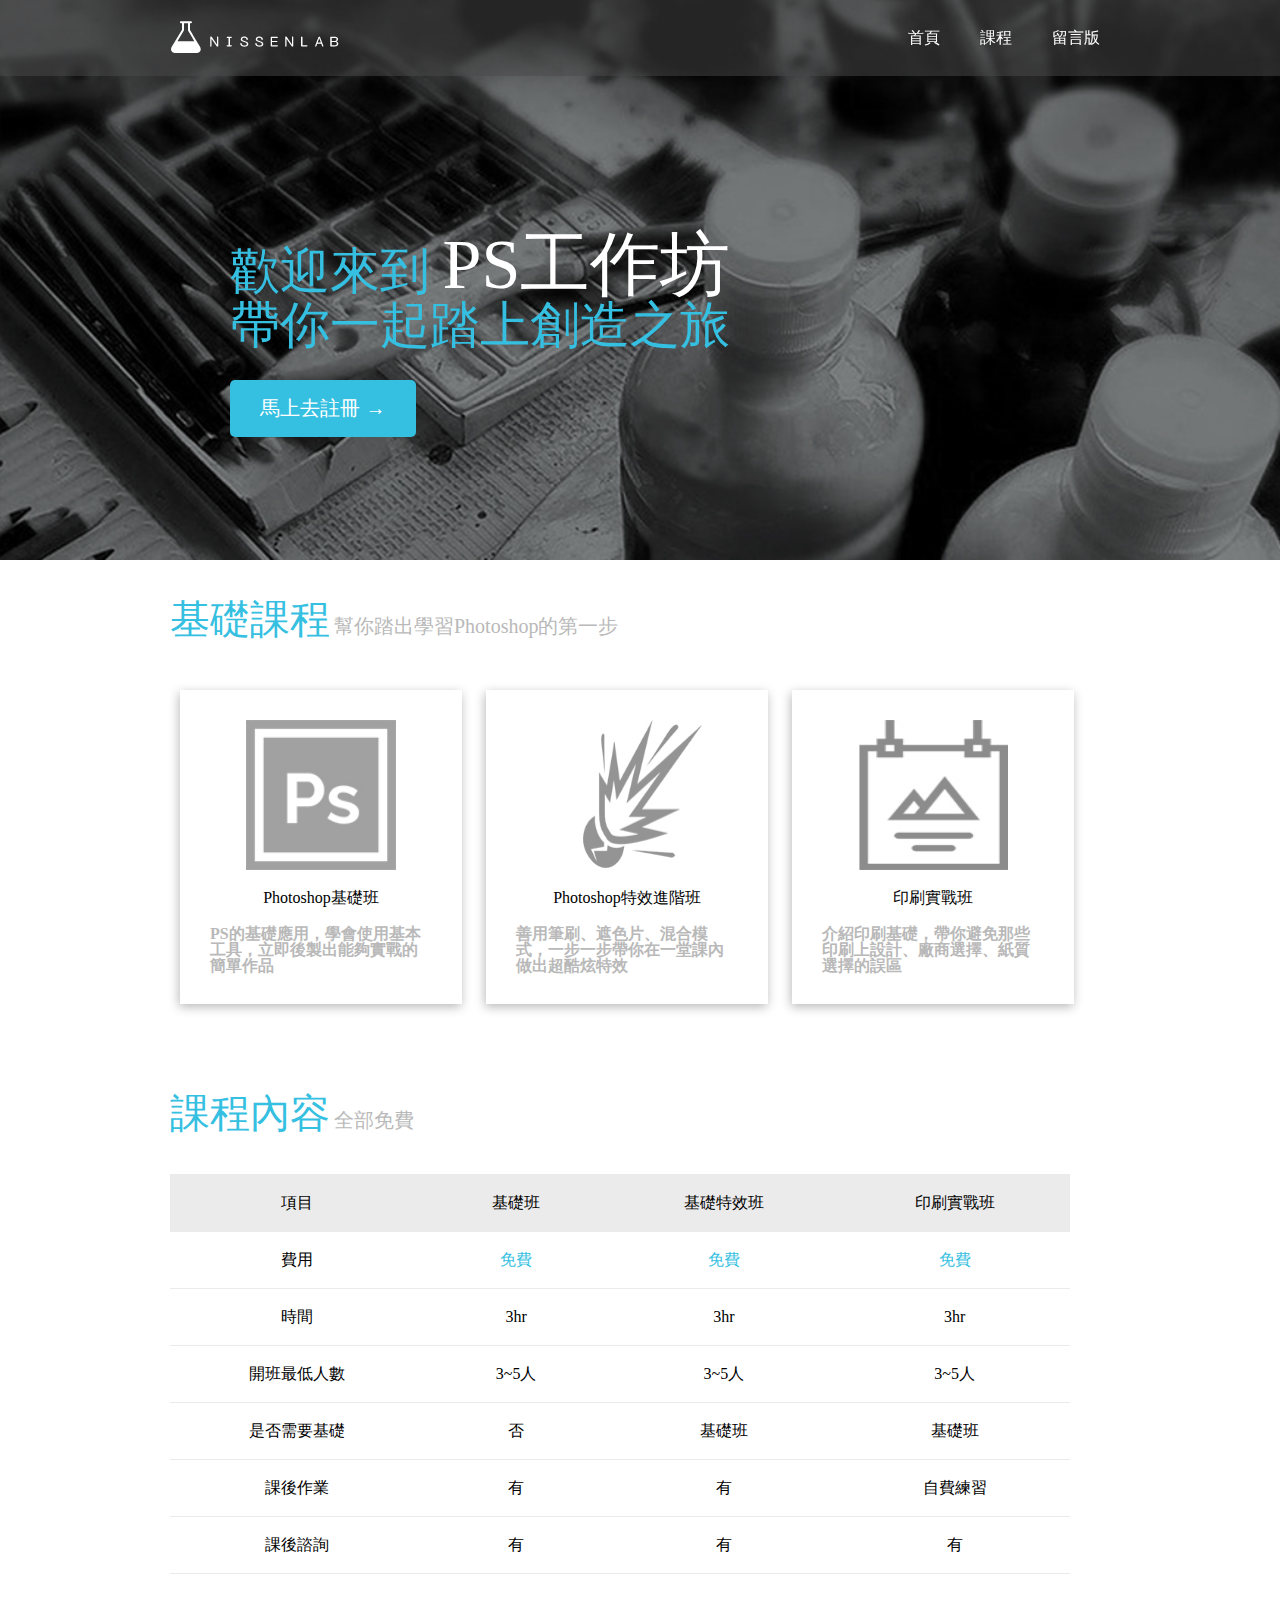
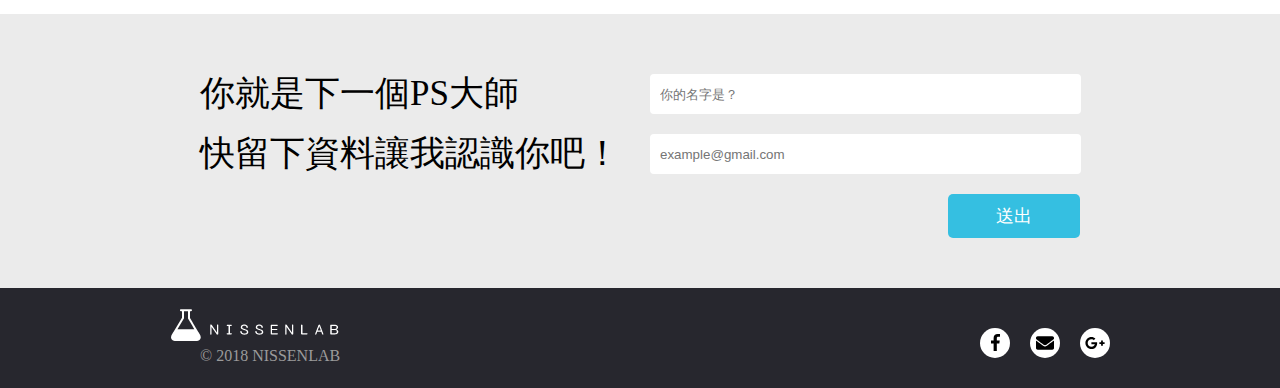
<file: index.html>
<!DOCTYPE html>
<html lang="en">

<head>
    <meta charset="UTF-8">
    <meta name="viewport" content="width=device-width, initial-scale=1.0">
    <meta http-equiv="X-UA-Compatible" content="ie=edge">
    <link rel="stylesheet" href="./reset.css">
    <link rel="stylesheet" href="./style.css">
    <title>NissenLab：PS工作坊</title>
</head>

<body>
    <!-- 表頭開始 -->
    <div class="navbar-container">
        <div class="navbar">
            <div class="navbar-logo">
                <div>
                    <h1>
                        <a href="">NISSENLAB</a>
                    </h1>
                </div>
            </div>
            <ul>
                <li>
                    <a href="">留言版</a>
                </li>
                <li>
                    <a href="">課程</a>
                </li>
                <li>
                    <a href="">首頁</a>
                </li>
                <div class="floatfix"></div>
            </ul>

        </div>
    </div>
    <!-- 表頭結束 -->
    <!-- banner開始 -->
    <div class="header-container  ">
        <div class="header">
            <span class="text-blue">歡迎來到</span>
            <span class="text-title">PS工作坊</span>
            <br>
            <span class="text-blue">帶你一起踏上創造之旅</span>
            <br>
            <button class="header-button">
                <a href="">馬上去註冊 →</a>
            </button>
        </div>

    </div>
    <!-- banner結束 -->

    <div class="content-container">
        <div class="content ">
            <span class="text-blue text-h1">基礎課程</span>
            <span class="text-h2">幫你踏出學習Photoshop的第一步</span>
            <div class="box">
                <ul>
                    <li>
                        <div class="content_class1"></div>
                        <p class="box-title">Photoshop基礎班</p>
                        <p class="box-content">PS的基礎應用，學會使用基本工具，立即後製出能夠實戰的簡單作品</p>
                    </li>
                    <li>
                        <div class="content_class2"></div>
                        <p class="box-title">Photoshop特效進階班</p>
                        <p class="box-content">善用筆刷、遮色片、混合模式，一步一步帶你在一堂課內做出超酷炫特效</p>
                    </li>
                    <li>
                        <div class="content_class3"></div>
                        <p class="box-title">印刷實戰班</p>
                        <p class="box-content">介紹印刷基礎，帶你避免那些印刷上設計、廠商選擇、紙質選擇的誤區</p>
                    </li>
                </ul>
            </div>

        </div>
        <div class="content">
            <span class="text-blue text-h1">課程內容</span>
            <span class="text-h2">全部免費</span>
            <div class="content-table">
                <table>
                    <tr>
                        <th>項目</th>
                        <th>基礎班</th>
                        <th>基礎特效班</th>
                        <th>印刷實戰班</th>

                    </tr>
                    <tr>
                        <td>費用</td>
                        <td class="text-blue">免費</td>
                        <td class="text-blue">免費</td>
                        <td class="text-blue">免費</td>
                    </tr>
                    <tr>
                        <td>時間</td>
                        <td>3hr</td>
                        <td>3hr</td>
                        <td>3hr</td>
                    </tr>
                    <tr>
                        <td>開班最低人數</td>
                        <td>3~5人</td>
                        <td>3~5人</td>
                        <td>3~5人</td>
                    </tr>
                    <tr>
                        <td>是否需要基礎</td>
                        <td>否</td>
                        <td>基礎班</td>
                        <td>基礎班</td>
                    </tr>
                    <tr>
                        <td>課後作業</td>
                        <td>有</td>
                        <td>有</td>
                        <td>自費練習</td>
                    </tr>
                    <tr>
                        <td>課後諮詢</td>
                        <td>有</td>
                        <td>有</td>
                        <td>有</td>
                    </tr>

                </table>
            </div>

        </div>
    </div>
    <div class="content-leaveinfo-container">
        <div class="content-leaveinfo">
            <div class="content-leaveinfo-box">
                <p>你就是下一個PS大師</p>
                <p>快留下資料讓我認識你吧！</p>
            </div>
            <div class="content-leaveinfo-box">
                <form action="">
                    <input class="content-leaveinfo-box-info" type="text" placeholder="你的名字是？">
                    <br>
                    <input class="content-leaveinfo-box-info" type="text" placeholder="example@gmail.com">
                    <input class="content-leaveinfo-box-subbutton" type="submit" value="送出">
                    <div class="floatfix"></div>
                </form>
            </div>
            <div class="floatfix"></div>
        </div>
    </div>
    </div>
    <!-- 表尾開始 -->

    <div class="footer-container">
        <div class="footer">
            <div class="logo">
                <a href=""></a>
            </div>
            <p>&copy; 2018 NISSENLAB
            </p>
            <ul class="footer-connect-icon">
                <li>
                    <a href="" class="footer-google-logo">

                    </a>
                </li>
                <li>
                    <a href="" class="footer-mail-logo">

                    </a>
                </li>
                <li>
                    <a href="" class="footer-facebook-logo">
                    </a>
                </li>
                <div class="floatfix"></div>
            </ul>
        </div>
    </div>
    <!-- 表尾結束-->
</body>

</html>
</file>
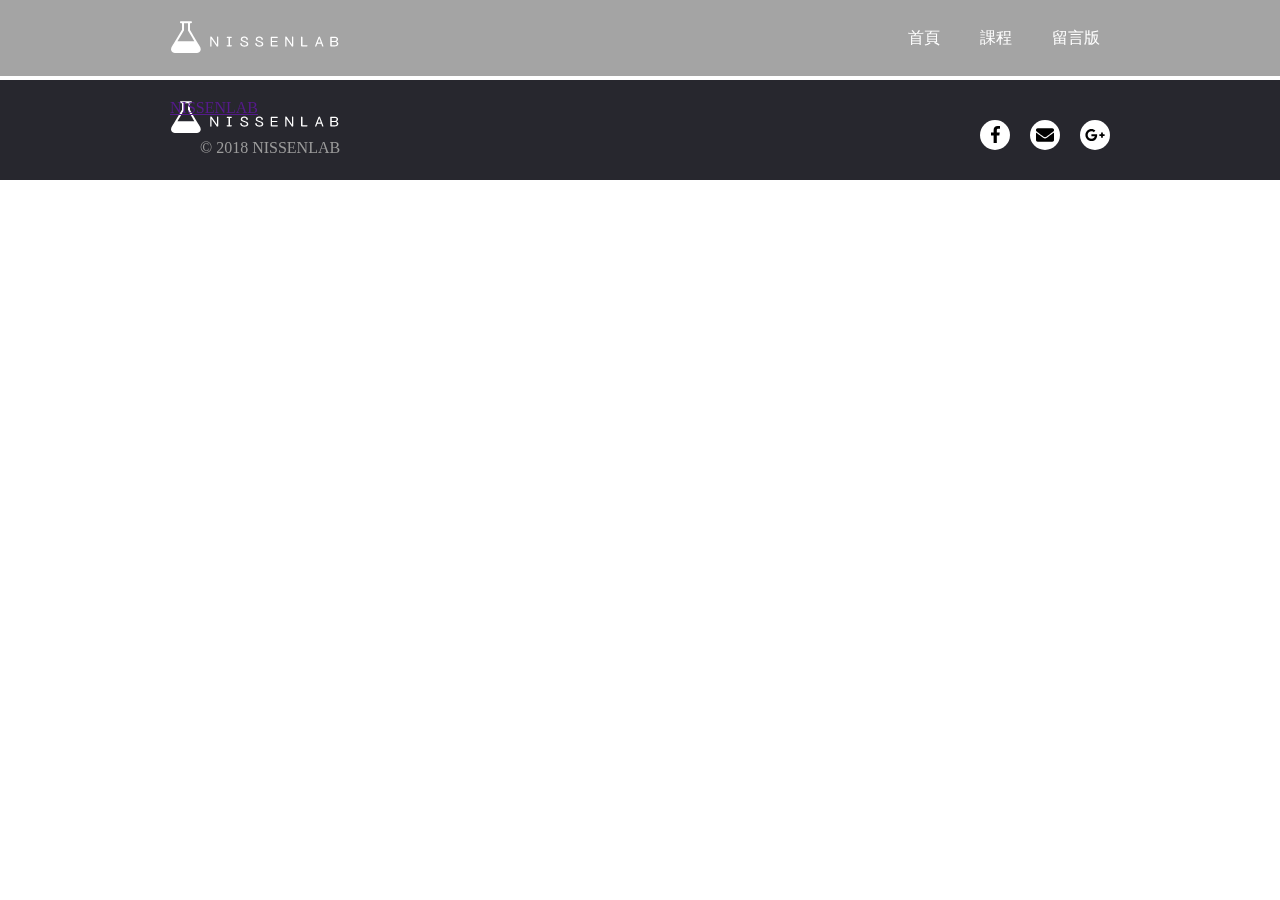
<file: layout.html>
<!DOCTYPE html>
<html lang="en">

<head>
    <meta charset="UTF-8">
    <meta name="viewport" content="width=device-width, initial-scale=1.0">
    <meta http-equiv="X-UA-Compatible" content="ie=edge">
    <link rel="stylesheet" href="./reset.css">
    <link rel="stylesheet" href="./style.css">
    <title>NissenLab：PS工作坊</title>
</head>

<body>
    <!-- 表頭開始 -->
    <div class="navbar-container">
        <div class="navbar">
            <div class="navbar-logo">
                <div>
                    <h1>
                        <a href="">NISSENLAB</a>
                    </h1>
                </div>
            </div>
            <ul>
                <li>
                    <a href="">留言版</a>
                </li>
                <li>
                    <a href="">課程</a>
                </li>
                <li>
                    <a href="">首頁</a>
                </li>
                <div class="floatfix"></div>
            </ul>

        </div>
    </div>
    <!-- 表頭結束 -->
    <div class="header"></div>
    <div class="content"></div>
    <!-- 表尾開始 -->
    <div class="footer-container">
        <div class="footer">
            <div class="logo">
                <div>
                    <h1>
                        <a href="">NISSENLAB</a>
                    </h1>
                </div>
            </div>
            <p>&copy; 2018 NISSENLAB
            </p>
            <ul class="footer-connect-icon">
                <li>
                    <a href="" class="footer-google-logo">

                    </a>
                </li>
                <li>
                    <a href="" class="footer-mail-logo">

                    </a>
                </li>
                <li>
                    <a href="" class="footer-facebook-logo">
                    </a>
                </li>
                <div class="floatfix"></div>
            </ul>
        </div>
    </div>
    <!-- 表尾結束-->
</body>

</html>
</file>
<file: style.css>
/* layout 共通寫法 */

* {
    box-sizing: border-box;
}

body {
    color: white
}

.hidden {
    display: none;
}

/* 顏色 */

.text-blue {
    color: rgba(53, 191, 225);
}

.text-black {
    color: black;
}

.text-gray {
    color: #b9b9b9;
}

/* 字體 */

.text-title {
    font-size: 70px;
}

.text-h1 {
    font-size: 40px;
}

.text-h2 {
    font-size: 20px;
}

.floatfix {
    clear: both;
}

.navbar-container {
    position: fixed;
    top: 0px;
    left: 0px;
    width: 100%;
    height: 76px;
    background-color: rgba(74, 74, 74, 0.5)
}

.navbar {
    padding: 20px;
    margin: 0 auto;
    width: 980px;
    height: 76px;
}

.navbar li {
    float: right;
    margin: 10px;
    margin-left: 30px;
}

.navbar li a {
    text-decoration: none;
    color: white;
    display: block;
    width: 100%;
    height: 48px;
}

/* 寫hover特效的方式可以嗎？ */

.navbar li a:hover {
    color: rgb(53, 191, 225);
    border-bottom: 6px solid rgb(53, 191, 225);
}

.navbar-logo h1 {
    float: left;
}

.navbar-logo h1 a {
    display: block;
    height: 36px;
    width: 170px;
    background-image: url("./image/Nissenlab-logo.png");
    text-indent: 101%;
    overflow: hidden;
    white-space: nowrap;
}

.footer-container {
    width: 100%;
    height: 100px;
    background-color: rgb(39, 39, 46);
}

.footer {
    position: relative;
    margin: 0 auto;
    width: 980px;
    height: 100px;
    padding: 20px;
}

.footer p {
    position: absolute;
    top: 60px;
    left: 50px;
    color: rgba(155, 155, 155)
}

.footer .logo a {
    float: left;
    display: block;
    height: 36px;
    width: 170px;
    background-image: url("./image/Nissenlab-logo.png");
}

.footer-connect-icon li {
    float: right;
}

.footer-connect-icon a {
    transition: all 0.4s;
    display: block;
    width: 30px;
    height: 30px;
    border-radius: 50%;
    background-color: white;
    margin-top: 20px;
    margin-left: 20px;
}

.footer-connect-icon a:hover {
    background-color: rgba(53, 191, 225);
}

.footer-facebook-logo {
    background-image: url(./image/footer_facebook_logo.svg);
    background-repeat: no-repeat;
    background-position: center;
    background-size: 9px;
}

.footer-mail-logo {
    background-image: url(./image/footer_mail_logo.svg);
    background-repeat: no-repeat;
    background-position: center;
    background-size: 18px;
}

.footer-google-logo {
    background-image: url(./image/footer_google_logo.svg);
    background-repeat: no-repeat;
    background-position: center;
    background-size: 20px;
}

/* 非共同區塊 banner */

.header-container {
    padding: 230px;
    width: 100%;
    height: 560px;
    background-image: url("./image/banner.jpg");
    background-repeat: none;
    background-size: cover;
}

/* 不知道如何定位 */

.header {
    width: 980px;
    font-size: 50px;
    margin: 0 auto;
}

.header-button {
    border: none;
    border-radius: 5px;
    background-color: rgba(53, 191, 225);
    font-size: 20px;
    padding: 15px 30px;
    margin-top: 30px;
    transition: all 0.4s;
}

button:hover {
    background-color: rgb(43, 154, 182);
}

.header-button a {
    text-decoration: none;
    color: white;
}

/* 非共同區塊 banner 結束 */

/* 內容「基礎課程」區塊 開始 */

.content {
    padding: 40px 20px;
    color: #b9b9b9;
    width: 980px;
    margin: 0 auto;
}

.box ul {
    margin-top: 40px;
}

.box li {
    display: inline-block;
    width: 30%;
    margin: 10px;
    padding: 10px;
    box-shadow: -1px 3px 10px #b9b9b9;
}

.box div {
    margin: 0 auto;
    margin-top: 20px;
    margin-bottom: 20px;
    /* border: 1px solid black; */
    width: 150px;
    height: 150px;
}

.box-title {
    text-align: center;
    color: black
}

.box-content {
    text-align: left;
    font-size: 17;
    font-weight: bold;
    color: #b9b9b9;
    padding: 10px;
    margin: 10px;
}

.content_class1 {
    background-image: url("./image/content_class1.jpg");
    background-repeat: none;
    background-size: 100% 100%;
}

.content_class2 {
    background-image: url("./image/content_class2.jpg");
    background-repeat: none;
    background-size: 100% 100%;
}

.content_class3 {
    background-image: url("./image/content_class3.jpg");
    background-repeat: none;
    background-size: 100% 100%;
}

/* 內容「基礎課程」區塊 結束 */

/* 內容「表格」區塊 開始 */

.content-table {
    margin-top: 40px;
    color: black;
}

.content-table table {
    width: 900px;
}

.content-table td,
.content-table th {
    border-top: 1px solid #ebebeb;
    border-bottom: 1px solid #ebebeb;
}

.content-table th {
    padding: 20px 40px;
    background: #ebebeb;
    text-align: center;
}

.content-table td {
    padding: 20px 40px;
    margin-top: 40px;
    text-align: center;
}

/* 內容「表格」區塊 結束 */

/* 內容「留言」區塊 開始 */

.content-leaveinfo-container {
    width: 100%;
    background-color: #ebebeb;
}

.content-leaveinfo {
    padding: 50px;
    font-size: 35px;
    color: black;
    width: 980px;
    margin: 0 auto;
}

.content-leaveinfo-box {
    float: left;
    width: 50%;
}

.content-leaveinfo-box p {
    line-height: 60px;
}

.content-leaveinfo-box-info {
    float: left;
    padding: 10px;
    margin: 10px;
    width: 98%;
    height: 40px;
    border: none;
    border-radius: 4px;
}

.content-leaveinfo-box-subbutton {
    float: right;
    width: 30%;
    margin-top: 10px;
    padding: 10px;
    background-color: rgb(53, 191, 225);
    font-size: 18px;
    color: white;
    border: none;
    border-radius: 5px;
    transition: all 0.4s;
}

.content-leaveinfo-box-subbutton:hover {
    background-color: rgb(43, 154, 182);
    cursor: pointer;
}

/* 內容「留言」區塊 結束 */
</file>
